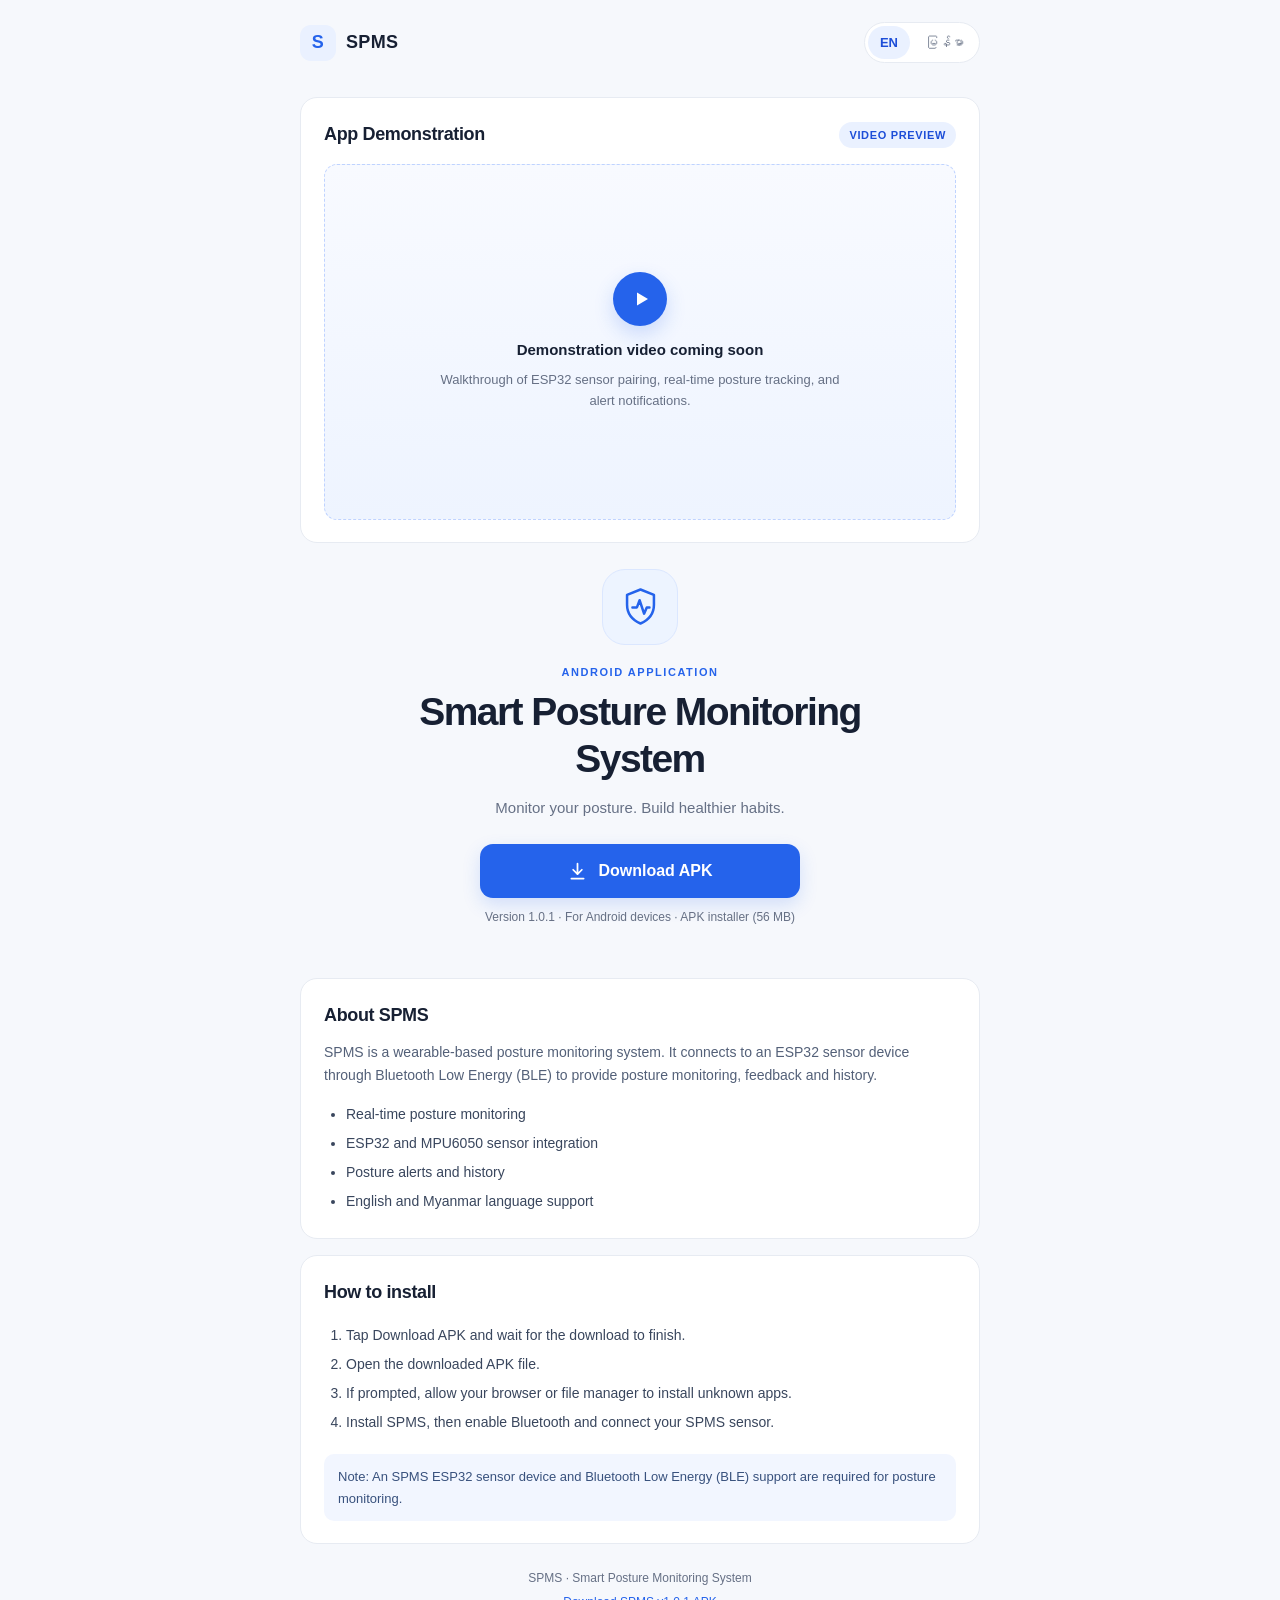
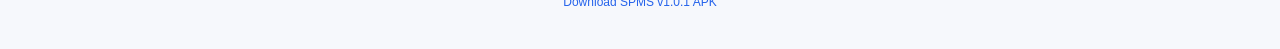
<file: index.html>
<!doctype html>
<html lang="en">
<head>
  <meta charset="utf-8">
  <meta name="viewport" content="width=device-width, initial-scale=1">
  <meta name="theme-color" content="#ffffff">
  <meta name="description" content="Download the Smart Posture Monitoring System (SPMS) Android application.">
  <title>SPMS — Android Download</title>
  <link rel="stylesheet" href="style.css">
</head>
<body>
  <main class="page">
    <header class="topbar">
      <a class="brand" href="#" aria-label="SPMS home">
        <span class="brand-mark" aria-hidden="true">S</span>
        <span>SPMS</span>
      </a>
      <div class="language-switch" role="group" aria-label="Choose language">
        <button type="button" class="lang-button active" data-lang="en" aria-pressed="true">EN</button>
        <button type="button" class="lang-button" data-lang="my" aria-pressed="false">မြန်မာ</button>
      </div>
    </header>
    <section class="info-card video-section" aria-labelledby="demo-heading">
      <div class="section-header">
        <h2 id="demo-heading" data-en="App Demonstration" data-my="အက်ပ် အသုံးပြုပုံ သရုပ်ပြဗီဒီယို">App Demonstration</h2>
        <span class="badge" data-en="VIDEO PREVIEW" data-my="ဗီဒီယို နမူနာ">VIDEO PREVIEW</span>
      </div>

      <div class="video-placeholder" role="region" aria-label="Demonstration video placeholder">
        <div class="play-badge" aria-hidden="true">
          <svg viewBox="0 0 24 24">
            <path d="M8 5.5v13l11-6.5-11-6.5Z" fill="currentColor"/>
          </svg>
        </div>
        <p class="video-title" data-en="Demonstration video coming soon" data-my="သရုပ်ပြဗီဒီယို မကြာမီ တင်ပေးပါမည်">Demonstration video coming soon</p>
        <p class="video-caption" data-en="Walkthrough of ESP32 sensor pairing, real-time posture tracking, and alert notifications." data-my="ESP32 sensor ချိတ်ဆက်ပုံ၊ အချိန်နှင့်တစ်ပြေးညီ ကိုယ်နေဟန်ထား စစ်ဆေးပုံနှင့် သတိပေးချက်များကို ပြသသွားပါမည်။">Walkthrough of ESP32 sensor pairing, real-time posture tracking, and alert notifications.</p>
      </div>
    </section>
    <section class="hero">
      <div class="app-icon" aria-hidden="true">
        <svg viewBox="0 0 48 48" role="img">
          <path d="M24 5 39 11v11c0 10-6.4 17.2-15 21-8.6-3.8-15-11-15-21V11L24 5Z" fill="none" stroke="currentColor" stroke-width="2.8" stroke-linejoin="round"/>
          <path d="M15 25h5l3-8 5 15 3-7h3" fill="none" stroke="currentColor" stroke-width="2.8" stroke-linecap="round" stroke-linejoin="round"/>
        </svg>
      </div>
      <p class="eyebrow" data-en="ANDROID APPLICATION" data-my="ANDROID အက်ပ်">ANDROID APPLICATION</p>
      <h1 data-en="Smart Posture Monitoring System" data-my="စမတ် ကိုယ်နေဟန်ထား စောင့်ကြည့်စနစ်">Smart Posture Monitoring System</h1>
      <p class="subtitle" data-en="Monitor your posture. Build healthier habits." data-my="သင့်ကိုယ်နေဟန်ထားကို စောင့်ကြည့်ပြီး ပိုမိုကျန်းမာသော အလေ့အကျင့်များ တည်ဆောက်ပါ။">Monitor your posture. Build healthier habits.</p>
      <a class="download-button" href="Releases/SPMS-v1.0.1.apk" download="SPMS-v1.0.1.apk" type="application/vnd.android.package-archive">
        <svg viewBox="0 0 24 24" aria-hidden="true"><path d="M12 3v12m0 0 5-5m-5 5-5-5M5 20h14" fill="none" stroke="currentColor" stroke-width="2" stroke-linecap="round" stroke-linejoin="round"/></svg>
        <span data-en="Download APK" data-my="APK ဒေါင်းလုဒ်ရယူရန်">Download APK</span>
      </a>
      <p class="file-note" data-en="Version 1.0.1 · For Android devices · APK installer (56 MB)" data-my="ဗားရှင်း 1.0.1 · Android ဖုန်းများအတွက် · APK ဖိုင် (56 MB)">Version 1.0.1 · For Android devices · APK installer (56 MB)</p>
    </section>


    <section class="info-card">
      <h2 data-en="About SPMS" data-my="SPMS အကြောင်း">About SPMS</h2>
      <p data-en="SPMS is a wearable-based posture monitoring system. It connects to an ESP32 sensor device through Bluetooth Low Energy (BLE) to provide posture monitoring, feedback and history." data-my="SPMS သည် ဝတ်ဆင်အသုံးပြုနိုင်သော ကိုယ်နေဟန်ထား စောင့်ကြည့်စနစ်ဖြစ်သည်။ Bluetooth Low Energy (BLE) မှတစ်ဆင့် ESP32 sensor ကိရိယာနှင့် ချိတ်ဆက်ကာ ကိုယ်နေဟန်ထား စောင့်ကြည့်မှု၊ သတိပေးချက်များနှင့် မှတ်တမ်းများကို ပေးစွမ်းသည်။">SPMS is a wearable-based posture monitoring system. It connects to an ESP32 sensor device through Bluetooth Low Energy (BLE) to provide posture monitoring, feedback and history.</p>
      <ul>
        <li data-en="Real-time posture monitoring" data-my="အချိန်နှင့်တစ်ပြေးညီ ကိုယ်နေဟန်ထား စောင့်ကြည့်ခြင်း">Real-time posture monitoring</li>
        <li data-en="ESP32 and MPU6050 sensor integration" data-my="ESP32 နှင့် MPU6050 sensor ချိတ်ဆက်အသုံးပြုမှု">ESP32 and MPU6050 sensor integration</li>
        <li data-en="Posture alerts and history" data-my="ကိုယ်နေဟန်ထား သတိပေးချက်များနှင့် မှတ်တမ်းများ">Posture alerts and history</li>
        <li data-en="English and Myanmar language support" data-my="အင်္ဂလိပ်နှင့် မြန်မာဘာသာစကား ပံ့ပိုးမှု">English and Myanmar language support</li>
      </ul>
    </section>

    <section class="info-card install">
      <h2 data-en="How to install" data-my="ထည့်သွင်းအသုံးပြုနည်း">How to install</h2>
      <ol>
        <li data-en="Tap Download APK and wait for the download to finish." data-my="Download APK ကိုနှိပ်ပြီး ဒေါင်းလုဒ်ပြီးဆုံးသည်အထိ စောင့်ပါ။">Tap Download APK and wait for the download to finish.</li>
        <li data-en="Open the downloaded APK file." data-my="ဒေါင်းလုဒ်ရယူထားသော APK ဖိုင်ကို ဖွင့်ပါ။">Open the downloaded APK file.</li>
        <li data-en="If prompted, allow your browser or file manager to install unknown apps." data-my="ခွင့်ပြုချက်တောင်းပါက Browser သို့မဟုတ် File Manager မှ အက်ပ်ထည့်သွင်းခွင့်ပြုပါ။">If prompted, allow your browser or file manager to install unknown apps.</li>
        <li data-en="Install SPMS, then enable Bluetooth and connect your SPMS sensor." data-my="SPMS ကို ထည့်သွင်းပြီး Bluetooth ဖွင့်ကာ SPMS sensor နှင့် ချိတ်ဆက်ပါ။">Install SPMS, then enable Bluetooth and connect your SPMS sensor.</li>
      </ol>
      <p class="notice" data-en="Note: An SPMS ESP32 sensor device and Bluetooth Low Energy (BLE) support are required for posture monitoring." data-my="မှတ်ချက် - ကိုယ်နေဟန်ထား စောင့်ကြည့်ရန် SPMS ESP32 sensor ကိရိယာနှင့် Bluetooth Low Energy (BLE) ပံ့ပိုးမှု လိုအပ်ပါသည်။">Note: An SPMS ESP32 sensor device and Bluetooth Low Energy (BLE) support are required for posture monitoring.</p>
    </section>

    <footer>
      <p>SPMS · Smart Posture Monitoring System</p>
      <a href="Releases/SPMS-v1.0.1.apk" download="SPMS-v1.0.1.apk" type="application/vnd.android.package-archive" data-en="Download SPMS v1.0.1 APK" data-my="SPMS v1.0.1 APK ဒေါင်းလုဒ်ရယူရန်">Download SPMS v1.0.1 APK</a>
    </footer>
  </main>
  <script src="script.js"></script>
</body>
</html>
</file>
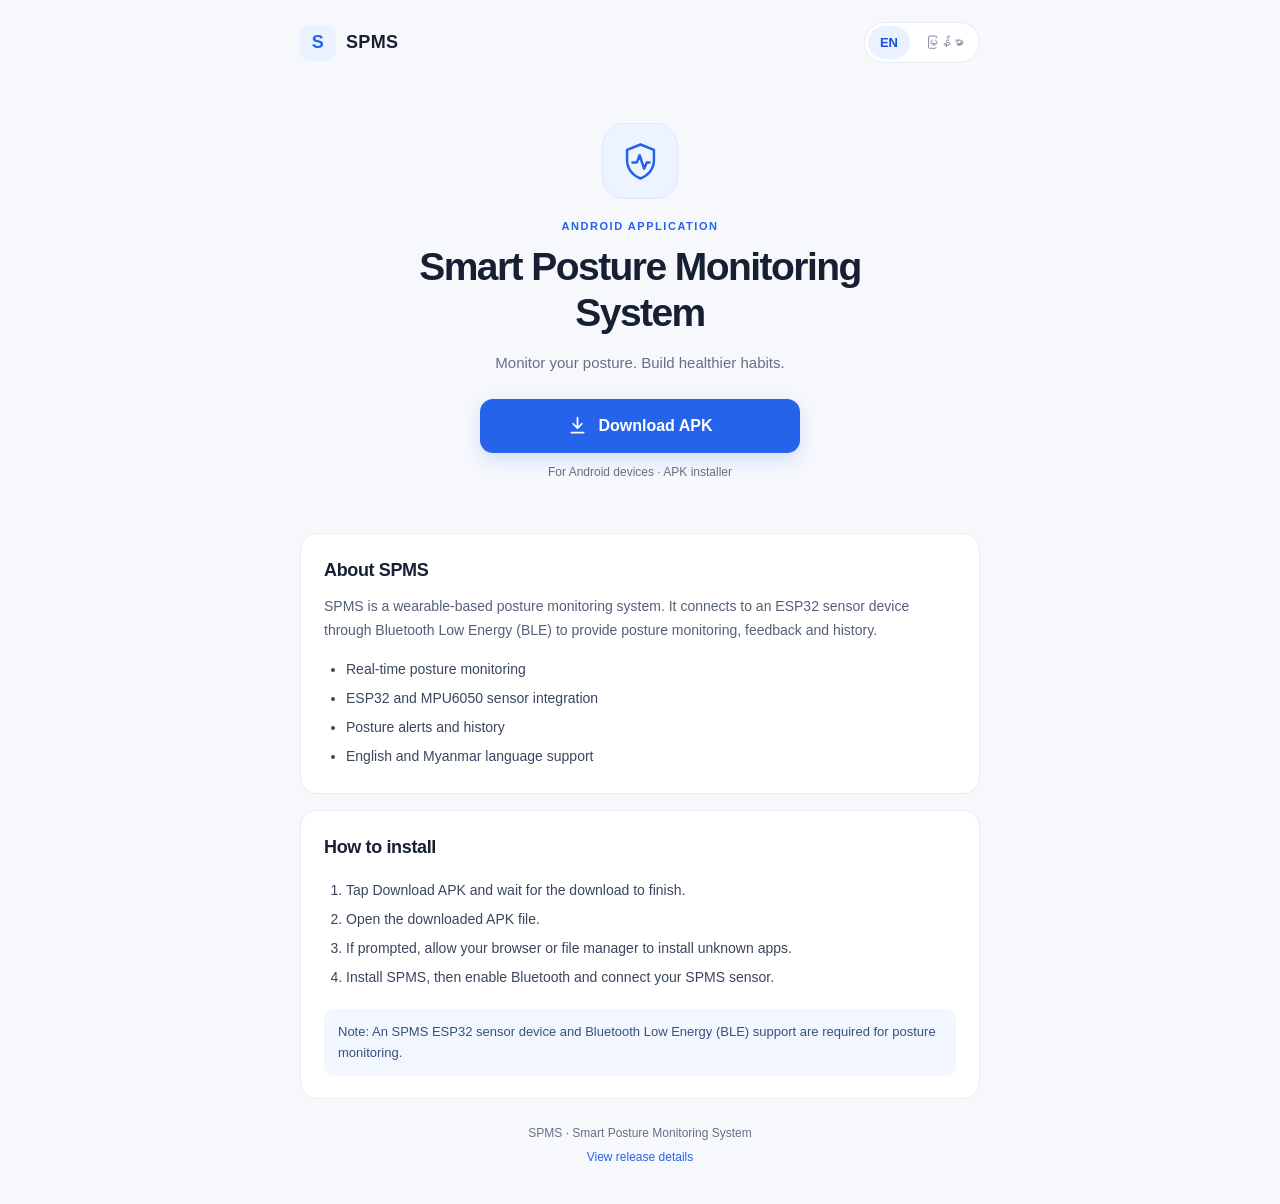
<file: index (2).html>
<!doctype html>
<html lang="en">
<head>
  <meta charset="utf-8">
  <meta name="viewport" content="width=device-width, initial-scale=1">
  <meta name="theme-color" content="#ffffff">
  <meta name="description" content="Download the Smart Posture Monitoring System (SPMS) Android application.">
  <title>SPMS — Android Download</title>
  <link rel="stylesheet" href="style.css">
</head>
<body>
  <main class="page">
    <header class="topbar">
      <a class="brand" href="#" aria-label="SPMS home">
        <span class="brand-mark" aria-hidden="true">S</span>
        <span>SPMS</span>
      </a>
      <div class="language-switch" role="group" aria-label="Choose language">
        <button type="button" class="lang-button active" data-lang="en" aria-pressed="true">EN</button>
        <button type="button" class="lang-button" data-lang="my" aria-pressed="false">မြန်မာ</button>
      </div>
    </header>

    <section class="hero">
      <div class="app-icon" aria-hidden="true">
        <svg viewBox="0 0 48 48" role="img">
          <path d="M24 5 39 11v11c0 10-6.4 17.2-15 21-8.6-3.8-15-11-15-21V11L24 5Z" fill="none" stroke="currentColor" stroke-width="2.8" stroke-linejoin="round"/>
          <path d="M15 25h5l3-8 5 15 3-7h3" fill="none" stroke="currentColor" stroke-width="2.8" stroke-linecap="round" stroke-linejoin="round"/>
        </svg>
      </div>
      <p class="eyebrow" data-en="ANDROID APPLICATION" data-my="ANDROID အက်ပ်">ANDROID APPLICATION</p>
      <h1 data-en="Smart Posture Monitoring System" data-my="စမတ် ကိုယ်နေဟန်ထား စောင့်ကြည့်စနစ်">Smart Posture Monitoring System</h1>
      <p class="subtitle" data-en="Monitor your posture. Build healthier habits." data-my="သင့်ကိုယ်နေဟန်ထားကို စောင့်ကြည့်ပြီး ပိုမိုကျန်းမာသော အလေ့အကျင့်များ တည်ဆောက်ပါ။">Monitor your posture. Build healthier habits.</p>
      <a class="download-button" href="https://github.com/RandXI/SmartPostureMonitoringSystem/releases/latest/download/app-release.apk">
        <svg viewBox="0 0 24 24" aria-hidden="true"><path d="M12 3v12m0 0 5-5m-5 5-5-5M5 20h14" fill="none" stroke="currentColor" stroke-width="2" stroke-linecap="round" stroke-linejoin="round"/></svg>
        <span data-en="Download APK" data-my="APK ဒေါင်းလုဒ်ရယူရန်">Download APK</span>
      </a>
      <p class="file-note" data-en="For Android devices · APK installer" data-my="Android ဖုန်းများအတွက် · APK ဖိုင်">For Android devices · APK installer</p>
    </section>

    <section class="info-card">
      <h2 data-en="About SPMS" data-my="SPMS အကြောင်း">About SPMS</h2>
      <p data-en="SPMS is a wearable-based posture monitoring system. It connects to an ESP32 sensor device through Bluetooth Low Energy (BLE) to provide posture monitoring, feedback and history." data-my="SPMS သည် ဝတ်ဆင်အသုံးပြုနိုင်သော ကိုယ်နေဟန်ထား စောင့်ကြည့်စနစ်ဖြစ်သည်။ Bluetooth Low Energy (BLE) မှတစ်ဆင့် ESP32 sensor ကိရိယာနှင့် ချိတ်ဆက်ကာ ကိုယ်နေဟန်ထား စောင့်ကြည့်မှု၊ သတိပေးချက်များနှင့် မှတ်တမ်းများကို ပေးစွမ်းသည်။">SPMS is a wearable-based posture monitoring system. It connects to an ESP32 sensor device through Bluetooth Low Energy (BLE) to provide posture monitoring, feedback and history.</p>
      <ul>
        <li data-en="Real-time posture monitoring" data-my="အချိန်နှင့်တစ်ပြေးညီ ကိုယ်နေဟန်ထား စောင့်ကြည့်ခြင်း">Real-time posture monitoring</li>
        <li data-en="ESP32 and MPU6050 sensor integration" data-my="ESP32 နှင့် MPU6050 sensor ချိတ်ဆက်အသုံးပြုမှု">ESP32 and MPU6050 sensor integration</li>
        <li data-en="Posture alerts and history" data-my="ကိုယ်နေဟန်ထား သတိပေးချက်များနှင့် မှတ်တမ်းများ">Posture alerts and history</li>
        <li data-en="English and Myanmar language support" data-my="အင်္ဂလိပ်နှင့် မြန်မာဘာသာစကား ပံ့ပိုးမှု">English and Myanmar language support</li>
      </ul>
    </section>

    <section class="info-card install">
      <h2 data-en="How to install" data-my="ထည့်သွင်းအသုံးပြုနည်း">How to install</h2>
      <ol>
        <li data-en="Tap Download APK and wait for the download to finish." data-my="Download APK ကိုနှိပ်ပြီး ဒေါင်းလုဒ်ပြီးဆုံးသည်အထိ စောင့်ပါ။">Tap Download APK and wait for the download to finish.</li>
        <li data-en="Open the downloaded APK file." data-my="ဒေါင်းလုဒ်ရယူထားသော APK ဖိုင်ကို ဖွင့်ပါ။">Open the downloaded APK file.</li>
        <li data-en="If prompted, allow your browser or file manager to install unknown apps." data-my="ခွင့်ပြုချက်တောင်းပါက Browser သို့မဟုတ် File Manager မှ အက်ပ်ထည့်သွင်းခွင့်ပြုပါ။">If prompted, allow your browser or file manager to install unknown apps.</li>
        <li data-en="Install SPMS, then enable Bluetooth and connect your SPMS sensor." data-my="SPMS ကို ထည့်သွင်းပြီး Bluetooth ဖွင့်ကာ SPMS sensor နှင့် ချိတ်ဆက်ပါ။">Install SPMS, then enable Bluetooth and connect your SPMS sensor.</li>
      </ol>
      <p class="notice" data-en="Note: An SPMS ESP32 sensor device and Bluetooth Low Energy (BLE) support are required for posture monitoring." data-my="မှတ်ချက် - ကိုယ်နေဟန်ထား စောင့်ကြည့်ရန် SPMS ESP32 sensor ကိရိယာနှင့် Bluetooth Low Energy (BLE) ပံ့ပိုးမှု လိုအပ်ပါသည်။">Note: An SPMS ESP32 sensor device and Bluetooth Low Energy (BLE) support are required for posture monitoring.</p>
    </section>

    <footer>
      <p>SPMS · Smart Posture Monitoring System</p>
      <a href="https://github.com/RandXI/SmartPostureMonitoringSystem/releases" target="_blank" rel="noopener noreferrer" data-en="View release details" data-my="Release အသေးစိတ်ကြည့်ရန်">View release details</a>
    </footer>
  </main>
  <script src="script.js"></script>
</body>
</html>
</file>
<file: style.css>
:root {
  color-scheme: light;
  --ink: #172033;
  --muted: #667085;
  --line: #e7ebf2;
  --blue: #2563eb;
  --blue-dark: #1d4ed8;
  --surface: #ffffff;
  --soft: #f6f8fc;
}
* { box-sizing: border-box; }
body {
  margin: 0;
  background: var(--soft);
  color: var(--ink);
  font-family: Inter, -apple-system, BlinkMacSystemFont, "Segoe UI", "Noto Sans Myanmar", "Myanmar Text", sans-serif;
  line-height: 1.65;
}
.page { width: min(100% - 32px, 680px); margin: 0 auto; padding: 22px 0 36px; }
.topbar { display: flex; align-items: center; justify-content: space-between; margin-bottom: 34px; }
.brand { display: inline-flex; align-items: center; gap: 10px; color: var(--ink); text-decoration: none; font-size: 18px; font-weight: 750; letter-spacing: .02em; }
.brand-mark { display: grid; place-items: center; width: 36px; height: 36px; border-radius: 11px; background: #eaf1ff; color: var(--blue); font-weight: 800; }
.language-switch { display: flex; padding: 3px; gap: 3px; border: 1px solid var(--line); border-radius: 999px; background: white; }
.lang-button { border: 0; border-radius: 999px; padding: 6px 12px; color: var(--muted); background: transparent; font: inherit; font-size: 13px; cursor: pointer; }
.lang-button.active { background: #eaf1ff; color: var(--blue-dark); font-weight: 700; }
.hero { text-align: center; padding: 26px 12px 34px; }
.app-icon { display: grid; place-items: center; width: 76px; height: 76px; margin: 0 auto 18px; border: 1px solid #dbe7ff; border-radius: 23px; background: #edf4ff; color: var(--blue); }
.app-icon svg { width: 43px; height: 43px; }
.eyebrow { margin: 0 0 8px; color: var(--blue); font-size: 11px; font-weight: 800; letter-spacing: .14em; }
h1 { max-width: 570px; margin: 0 auto; font-size: clamp(27px, 6vw, 39px); line-height: 1.2; letter-spacing: -.04em; }
.subtitle { max-width: 510px; margin: 14px auto 23px; color: var(--muted); font-size: 15px; }
.download-button { display: inline-flex; justify-content: center; align-items: center; gap: 10px; width: min(100%, 320px); min-height: 54px; padding: 13px 22px; border-radius: 13px; background: var(--blue); color: white; text-decoration: none; font-weight: 750; box-shadow: 0 7px 18px #2563eb2b; transition: background .15s, transform .15s; }
.download-button:hover { background: var(--blue-dark); transform: translateY(-1px); }
.download-button svg { width: 21px; height: 21px; }
.file-note { margin: 10px 0 0; color: var(--muted); font-size: 12px; }
.info-card { margin-top: 16px; padding: 22px 23px; border: 1px solid var(--line); border-radius: 17px; background: var(--surface); }
h2 { margin: 0 0 10px; font-size: 18px; letter-spacing: -.02em; }
.info-card p { margin: 0; color: #536078; font-size: 14px; }
ul, ol { margin: 13px 0 0; padding-left: 22px; color: #39465d; font-size: 14px; }
li { padding: 3px 0; }
.notice { margin-top: 17px !important; padding: 12px 14px; border-radius: 10px; background: #f2f6ff; color: #38517d !important; font-size: 13px !important; }
.section-header {
  display: flex;
  align-items: center;
  justify-content: space-between;
  gap: 12px;
  margin-bottom: 14px;
}
.section-header h2 {
  margin: 0;
}
.badge {
  padding: 4px 10px;
  border-radius: 999px;
  background: #eaf1ff;
  color: var(--blue-dark);
  font-size: 11px;
  font-weight: 700;
  letter-spacing: .06em;
  white-space: nowrap;
}
.video-placeholder {
  display: flex;
  flex-direction: column;
  align-items: center;
  justify-content: center;
  aspect-ratio: 16 / 9;
  width: 100%;
  padding: 24px 18px;
  border: 1.5px dashed #bfd3ff;
  border-radius: 13px;
  background: linear-gradient(180deg, #f8faff 0%, #eef4ff 100%);
  text-align: center;
}
.play-badge {
  display: grid;
  place-items: center;
  width: 54px;
  height: 54px;
  margin-bottom: 12px;
  border-radius: 999px;
  background: var(--blue);
  color: #ffffff;
  box-shadow: 0 8px 20px #2563eb33;
}
.play-badge svg {
  width: 24px;
  height: 24px;
  margin-left: 2px;
}
.video-title {
  margin: 0 0 6px !important;
  color: var(--ink) !important;
  font-size: 15px !important;
  font-weight: 700;
}
.video-caption {
  max-width: 420px;
  margin: 0 !important;
  color: var(--muted) !important;
  font-size: 13px !important;
}
footer { padding: 25px 8px 0; text-align: center; color: var(--muted); font-size: 12px; }
footer p { margin: 0 0 4px; }
footer a { color: var(--blue); text-decoration: none; }
@media (max-width: 420px) {
  .page { width: min(100% - 24px, 680px); padding-top: 16px; }
  .hero { padding-top: 18px; }
  .info-card { padding: 18px; }
}
</file>
